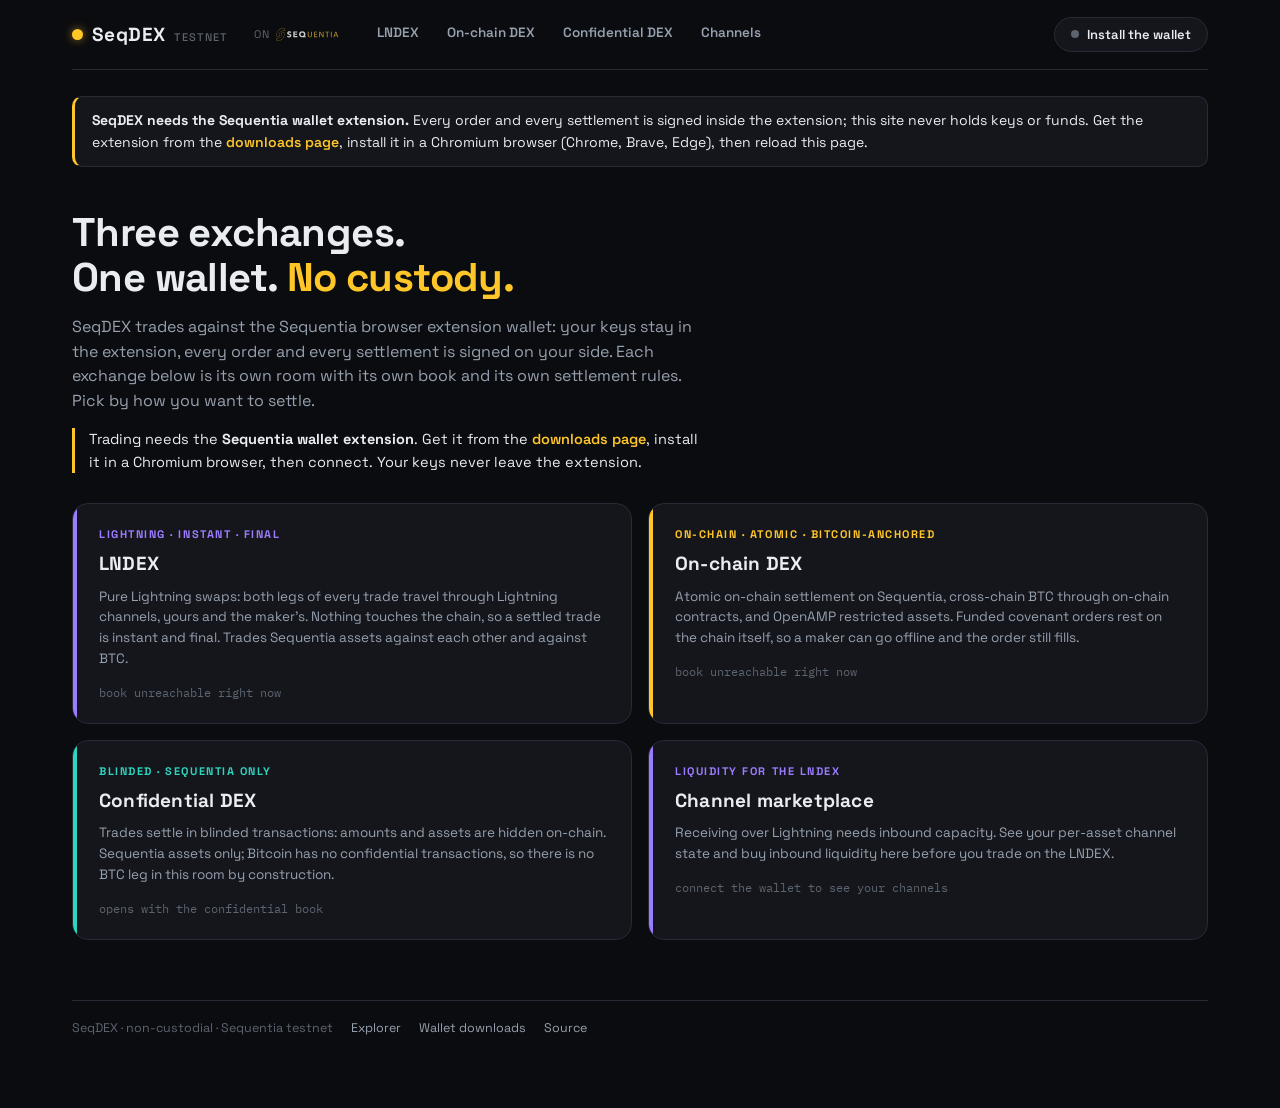
<file: index.html>
<!doctype html>
<html lang="en">
<head>
<meta charset="utf-8">
<meta name="viewport" content="width=device-width, initial-scale=1">
<link rel="icon" type="image/svg+xml" href="shared/sequentia-mark.svg">
<title>SeqDEX</title>
<link rel="preconnect" href="https://fonts.googleapis.com">
<link rel="preconnect" href="https://fonts.gstatic.com" crossorigin>
<link href="https://fonts.googleapis.com/css2?family=Space+Grotesk:wght@400;500;600;700&family=IBM+Plex+Mono:wght@400;500&display=swap" rel="stylesheet">
<link rel="stylesheet" href="shared/tokens.css">
</head>
<body>
<div class="wrap">
  <header class="topbar"></header>

  <section class="hero">
    <h1>Three exchanges.<br>One wallet. <span class="g">No custody.</span></h1>
    <p>SeqDEX trades against the Sequentia browser extension wallet: your keys stay in the
    extension, every order and every settlement is signed on your side. Each exchange below is
    its own room with its own book and its own settlement rules. Pick by how you want to settle.</p>
    <p class="req">Trading needs the <b>Sequentia wallet extension</b>. Get it from the
    <a href="https://sequentiatestnet.com/download/" target="_blank" rel="noopener">downloads page</a>,
    install it in a Chromium browser, then connect. Your keys never leave the extension.</p>
  </section>

  <div class="tiles">
    <a class="tile tile-ln" href="lndex.html">
      <h3><small>Lightning · instant · final</small>LNDEX</h3>
      <p>Pure Lightning swaps: both legs of every trade travel through Lightning channels,
      yours and the maker's. Nothing touches the chain, so a settled trade is instant and
      final. Trades Sequentia assets against each other and against BTC.</p>
      <div class="live" id="liveLn">…</div>
    </a>
    <a class="tile tile-chain" href="onchain.html">
      <h3><small>On-chain · atomic · Bitcoin-anchored</small>On-chain DEX</h3>
      <p>Atomic on-chain settlement on Sequentia, cross-chain BTC through on-chain contracts,
      and OpenAMP restricted assets. Funded covenant orders rest on the chain itself, so a
      maker can go offline and the order still fills.</p>
      <div class="live" id="liveChain">…</div>
    </a>
    <a class="tile tile-conf" href="confidential.html">
      <h3><small>Blinded · Sequentia only</small>Confidential DEX</h3>
      <p>Trades settle in blinded transactions: amounts and assets are hidden on-chain.
      Sequentia assets only; Bitcoin has no confidential transactions, so there is no BTC
      leg in this room by construction.</p>
      <div class="live" id="liveConf">…</div>
    </a>
    <a class="tile tile-chan" href="channels.html">
      <h3><small>Liquidity for the LNDEX</small>Channel marketplace</h3>
      <p>Receiving over Lightning needs inbound capacity. See your per-asset channel state
      and buy inbound liquidity here before you trade on the LNDEX.</p>
      <div class="live" id="liveChan">…</div>
    </a>
  </div>
</div>
<script type="module" src="js/index.js"></script>
</body>
</html>
</file>
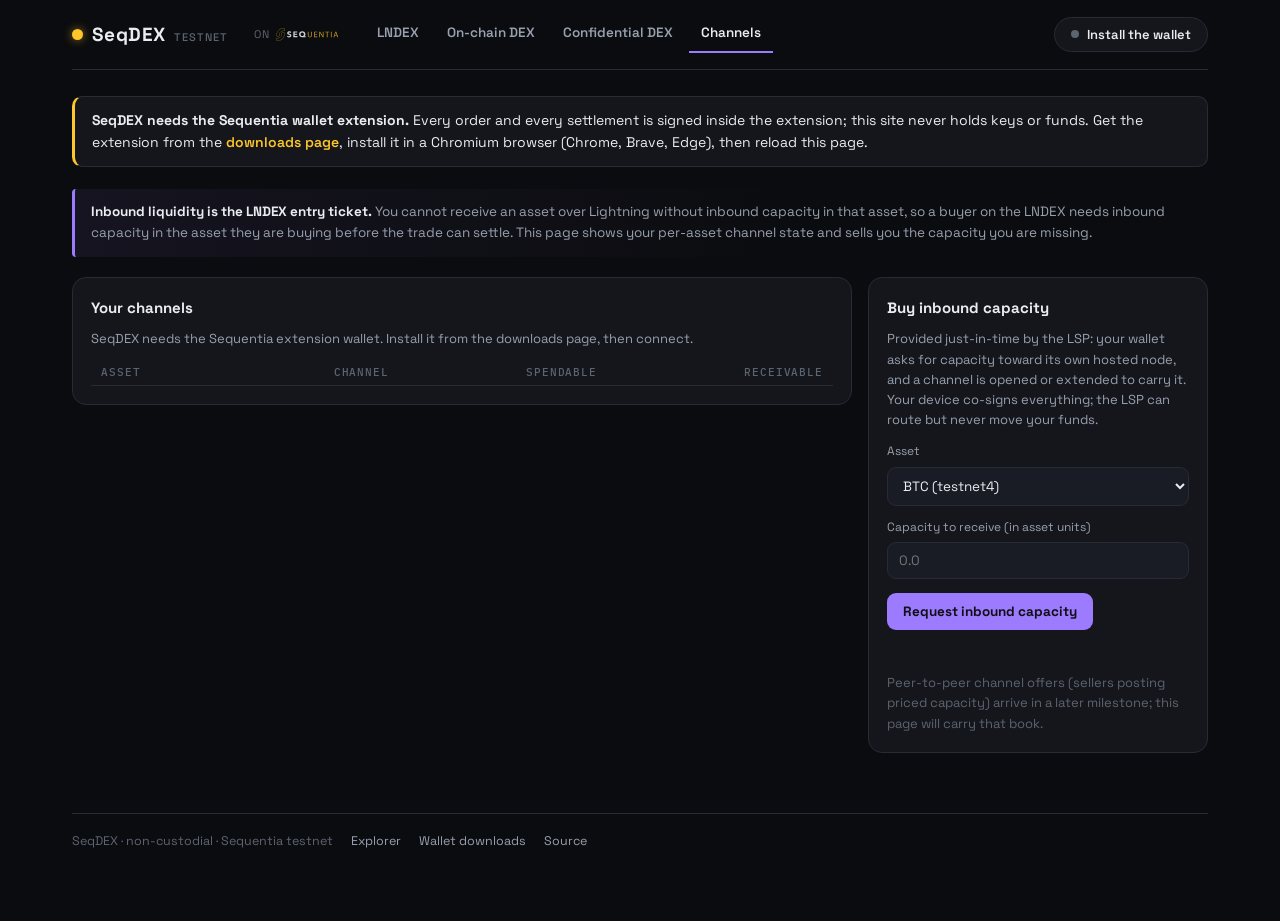
<file: channels.html>
<!doctype html>
<html lang="en">
<head>
<meta charset="utf-8">
<meta name="viewport" content="width=device-width, initial-scale=1">
<link rel="icon" type="image/svg+xml" href="shared/sequentia-mark.svg">
<title>Channel marketplace · SeqDEX</title>
<link rel="preconnect" href="https://fonts.googleapis.com">
<link rel="preconnect" href="https://fonts.gstatic.com" crossorigin>
<link href="https://fonts.googleapis.com/css2?family=Space+Grotesk:wght@400;500;600;700&family=IBM+Plex+Mono:wght@400;500&display=swap" rel="stylesheet">
<link rel="stylesheet" href="shared/tokens.css">
</head>
<body class="surface-ln">
<div class="wrap">
  <header class="topbar"></header>

  <div class="rules">
    <b>Inbound liquidity is the LNDEX entry ticket.</b> You cannot receive an asset over
    Lightning without inbound capacity in that asset, so a buyer on the LNDEX needs inbound
    capacity in the asset they are buying before the trade can settle. This page shows your
    per-asset channel state and sells you the capacity you are missing.
  </div>

  <div class="chan-grid">
    <div class="panel">
      <h2>Your channels</h2>
      <p class="sub" id="chanIntro">Connect the wallet to see your Lightning channels.</p>
      <div class="scroll" style="margin-top:10px">
        <table class="book" id="chanTable">
          <thead><tr><th>Asset</th><th>Channel</th><th>Spendable</th><th>Receivable</th></tr></thead>
          <tbody id="chanBody"></tbody>
        </table>
      </div>
    </div>
    <div class="panel">
      <h2>Buy inbound capacity</h2>
      <p class="sub">Provided just-in-time by the LSP: your wallet asks for capacity toward
      its own hosted node, and a channel is opened or extended to carry it. Your device
      co-signs everything; the LSP can route but never move your funds.</p>
      <label class="lbl" for="inAsset">Asset</label>
      <select id="inAsset"></select>
      <label class="lbl" for="inAmt">Capacity to receive (in asset units)</label>
      <input id="inAmt" type="text" inputmode="decimal" autocomplete="off" spellcheck="false" placeholder="0.0">
      <button id="btnInbound" class="btn" style="margin-top:14px">Request inbound capacity</button>
      <div id="inStatus" class="status" role="status" aria-live="polite"></div>
      <p class="sub faint" style="margin-top:16px">Peer-to-peer channel offers (sellers
      posting priced capacity) arrive in a later milestone; this page will carry that book.</p>
    </div>
  </div>
</div>
<script type="module" src="js/channels.js"></script>
</body>
</html>
</file>
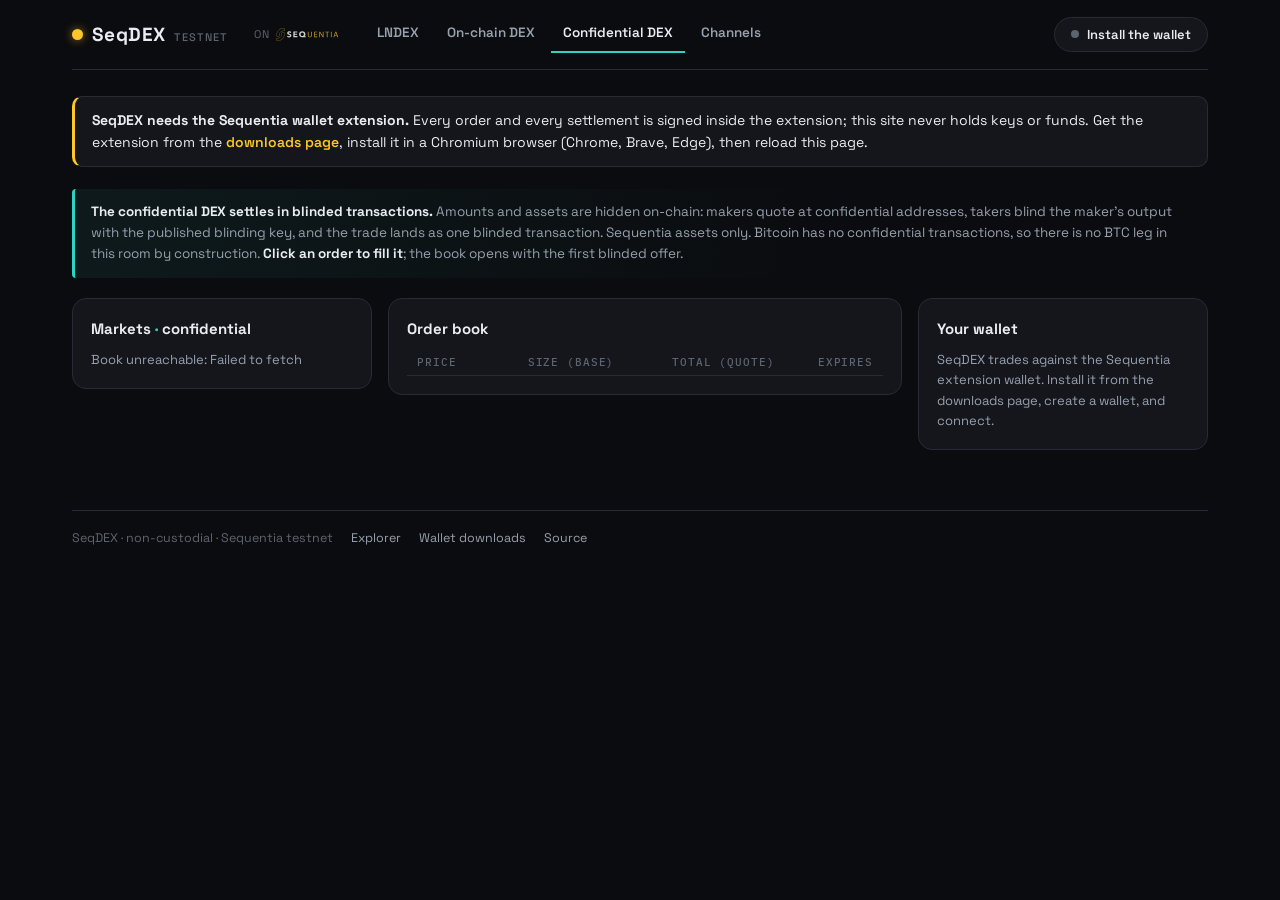
<file: confidential.html>
<!doctype html>
<html lang="en">
<head>
<meta charset="utf-8">
<meta name="viewport" content="width=device-width, initial-scale=1">
<link rel="icon" type="image/svg+xml" href="shared/sequentia-mark.svg">
<title>Confidential DEX · SeqDEX</title>
<link rel="preconnect" href="https://fonts.googleapis.com">
<link rel="preconnect" href="https://fonts.gstatic.com" crossorigin>
<link href="https://fonts.googleapis.com/css2?family=Space+Grotesk:wght@400;500;600;700&family=IBM+Plex+Mono:wght@400;500&display=swap" rel="stylesheet">
<link rel="stylesheet" href="shared/tokens.css">
</head>
<body class="surface-conf">
<div class="wrap">
  <header class="topbar"></header>

  <div class="rules">
    <b>The confidential DEX settles in blinded transactions.</b> Amounts and assets are
    hidden on-chain: makers quote at confidential addresses, takers blind the maker's output
    with the published blinding key, and the trade lands as one blinded transaction.
    Sequentia assets only. Bitcoin has no confidential transactions, so there is no BTC leg
    in this room by construction.
    <b>Click an order to fill it</b>; the book opens with the first blinded offer.
  </div>

  <div class="trade-grid">
    <div class="panel">
      <h2>Markets <span class="acc">·</span> confidential</h2>
      <div id="mktList"></div>
    </div>
    <div>
      <div class="panel">
        <h2 id="bookTitle">Order book</h2>
        <div class="scroll">
          <table class="book">
            <thead><tr><th>Price</th><th>Size (base)</th><th>Total (quote)</th><th>Expires</th></tr></thead>
            <tbody id="bookBody"></tbody>
          </table>
        </div>
      </div>
      <div class="panel hide" id="ticketPanel" style="margin-top:16px"></div>
    </div>
    <div class="panel">
      <h2>Your wallet</h2>
      <div id="walletPanel"></div>
    </div>
  </div>
</div>
<script type="module">
  import { initChrome, footer } from './shared/app.js';
  import { runTradePage } from './js/trade-page.js';
  await initChrome('confidential.html');
  footer();
  await runTradePage({ mount: 'conf', confOnly: true, fill: 'conf' });
</script>
</body>
</html>
</file>
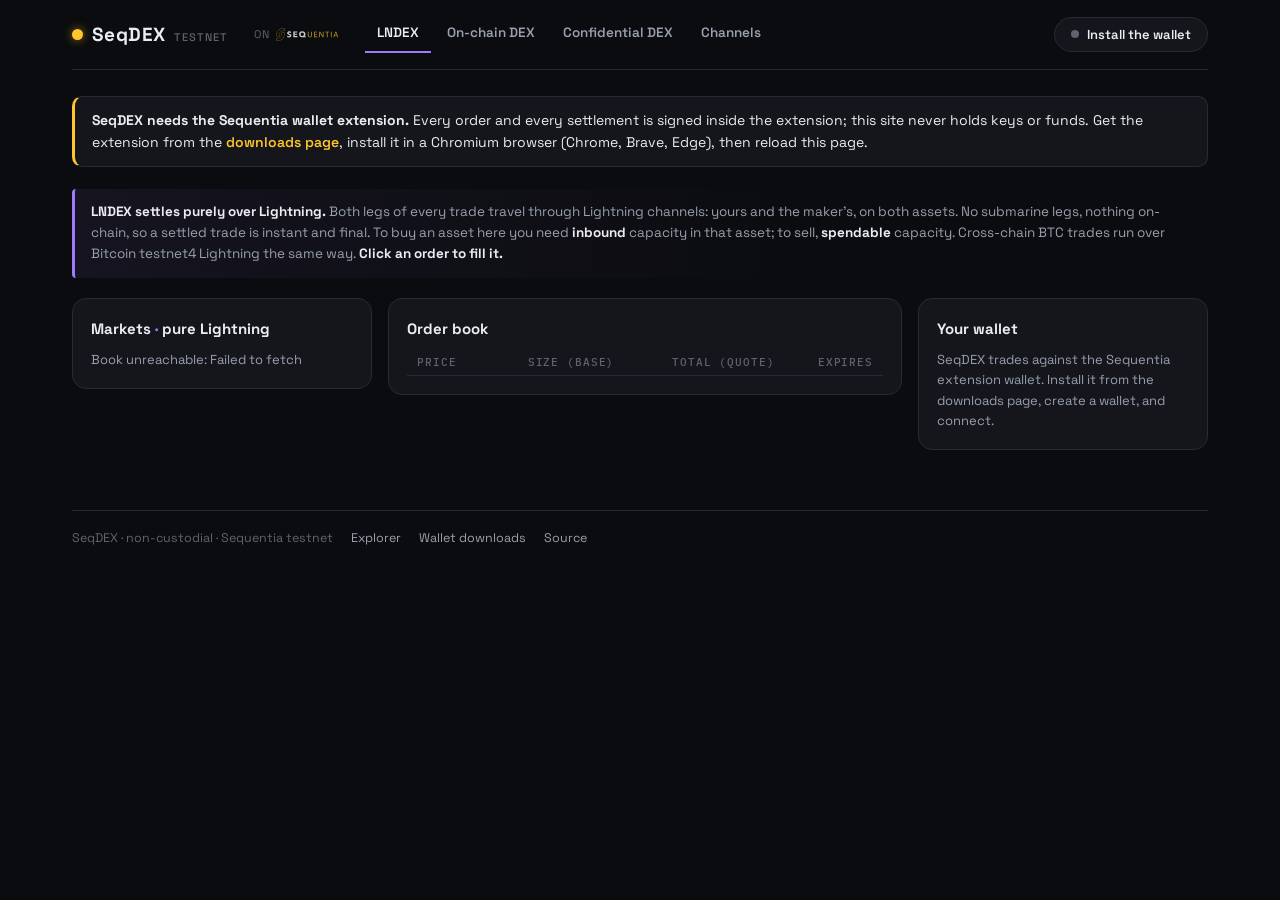
<file: lndex.html>
<!doctype html>
<html lang="en">
<head>
<meta charset="utf-8">
<meta name="viewport" content="width=device-width, initial-scale=1">
<link rel="icon" type="image/svg+xml" href="shared/sequentia-mark.svg">
<title>LNDEX · SeqDEX</title>
<link rel="preconnect" href="https://fonts.googleapis.com">
<link rel="preconnect" href="https://fonts.gstatic.com" crossorigin>
<link href="https://fonts.googleapis.com/css2?family=Space+Grotesk:wght@400;500;600;700&family=IBM+Plex+Mono:wght@400;500&display=swap" rel="stylesheet">
<link rel="stylesheet" href="shared/tokens.css">
</head>
<body class="surface-ln">
<div class="wrap">
  <header class="topbar"></header>

  <div class="rules">
    <b>LNDEX settles purely over Lightning.</b> Both legs of every trade travel through
    Lightning channels: yours and the maker's, on both assets. No submarine legs, nothing
    on-chain, so a settled trade is instant and final. To buy an asset here you need
    <b>inbound</b> capacity in that asset; to sell, <b>spendable</b> capacity.
    Cross-chain BTC trades run over Bitcoin testnet4 Lightning the same way.
    <b>Click an order to fill it.</b>
  </div>

  <div class="trade-grid">
    <div class="panel">
      <h2>Markets <span class="acc">·</span> pure Lightning</h2>
      <div id="mktList"></div>
    </div>
    <div>
      <div class="panel">
        <h2 id="bookTitle">Order book</h2>
        <div class="scroll">
          <table class="book">
            <thead><tr><th>Price</th><th>Size (base)</th><th>Total (quote)</th><th>Expires</th></tr></thead>
            <tbody id="bookBody"></tbody>
          </table>
        </div>
      </div>
      <div class="panel hide" id="ticketPanel" style="margin-top:16px"></div>
    </div>
    <div class="panel">
      <h2>Your wallet</h2>
      <div id="walletPanel"></div>
    </div>
  </div>
</div>
<script type="module">
  import { initChrome, footer } from './shared/app.js';
  import { runTradePage } from './js/trade-page.js';
  await initChrome('lndex.html');
  footer();
  await runTradePage({ mount: 'ln', lnOnly: true, wantChannels: true, fill: 'ln' });
</script>
</body>
</html>
</file>
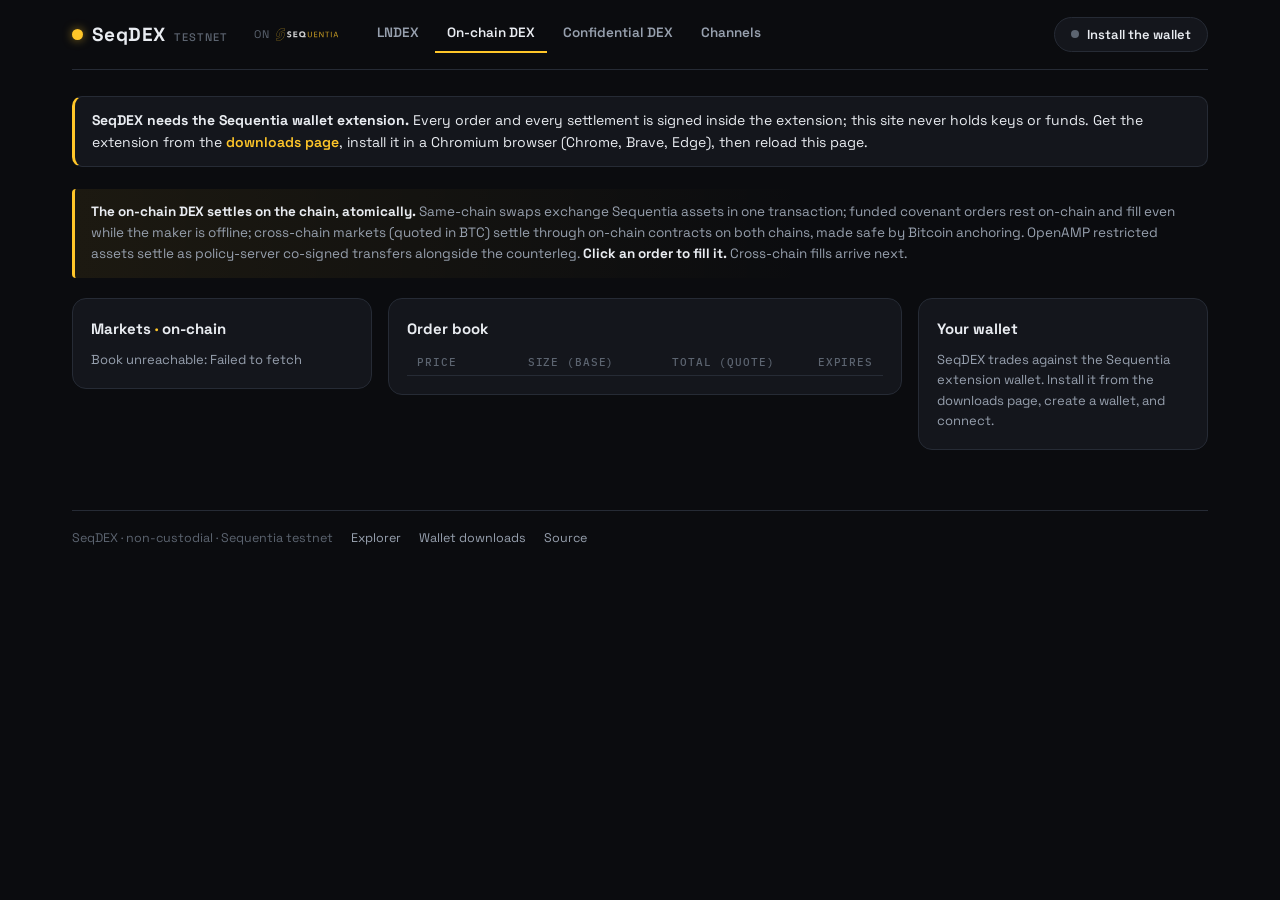
<file: onchain.html>
<!doctype html>
<html lang="en">
<head>
<meta charset="utf-8">
<meta name="viewport" content="width=device-width, initial-scale=1">
<link rel="icon" type="image/svg+xml" href="shared/sequentia-mark.svg">
<title>On-chain DEX · SeqDEX</title>
<link rel="preconnect" href="https://fonts.googleapis.com">
<link rel="preconnect" href="https://fonts.gstatic.com" crossorigin>
<link href="https://fonts.googleapis.com/css2?family=Space+Grotesk:wght@400;500;600;700&family=IBM+Plex+Mono:wght@400;500&display=swap" rel="stylesheet">
<link rel="stylesheet" href="shared/tokens.css">
</head>
<body class="surface-chain">
<div class="wrap">
  <header class="topbar"></header>

  <div class="rules">
    <b>The on-chain DEX settles on the chain, atomically.</b> Same-chain swaps exchange
    Sequentia assets in one transaction; funded covenant orders rest on-chain and fill even
    while the maker is offline; cross-chain markets (quoted in BTC) settle through on-chain
    contracts on both chains, made safe by Bitcoin anchoring. OpenAMP restricted assets
    settle as policy-server co-signed transfers alongside the counterleg.
    <b>Click an order to fill it.</b> Cross-chain fills arrive next.
  </div>

  <div class="trade-grid">
    <div class="panel">
      <h2>Markets <span class="acc">·</span> on-chain</h2>
      <div id="mktList"></div>
    </div>
    <div>
      <div class="panel">
        <h2 id="bookTitle">Order book</h2>
        <div class="scroll">
          <table class="book">
            <thead><tr><th>Price</th><th>Size (base)</th><th>Total (quote)</th><th>Expires</th></tr></thead>
            <tbody id="bookBody"></tbody>
          </table>
        </div>
      </div>
      <div class="panel hide" id="ticketPanel" style="margin-top:16px"></div>
    </div>
    <div class="panel">
      <h2>Your wallet</h2>
      <div id="walletPanel"></div>
    </div>
  </div>
</div>
<script type="module">
  import { initChrome, footer } from './shared/app.js';
  import { runTradePage } from './js/trade-page.js';
  await initChrome('onchain.html');
  footer();
  await runTradePage({ mount: 'chain', fill: 'chain' });
</script>
</body>
</html>
</file>
<file: shared/tokens.css>
/* SeqDEX design tokens + shared chassis.
   One dark chassis; each surface carries its accent (informational, not
   decorative: it encodes the settlement world you are standing in).
   LNDEX + Channels: violet · On-chain: gold · Confidential: teal. */
:root {
  /* The site is dark-only; telling the browser so makes native controls
     (select popups, scrollbars, autofill) render dark to match. */
  color-scheme: dark;
  --bg: #0b0c0f; --panel: #14161c; --panel2: #191c24; --line: #262b35;
  --txt: #e9ecf1; --dim: #97a0ae; --faint: #5c6470;
  --gold: #ffc629; --violet: #9d7bff; --teal: #2dd4bf;
  --green: #3ddc84; --red: #ff6b7a;
  --accent: var(--gold);
  --disp: 'Space Grotesk', system-ui, sans-serif;
  --mono: 'IBM Plex Mono', ui-monospace, Menlo, monospace;
}
.surface-ln   { --accent: var(--violet); }
.surface-chain{ --accent: var(--gold); }
.surface-conf { --accent: var(--teal); }

* { box-sizing: border-box; margin: 0; }
html { scrollbar-color: var(--line) var(--bg); }
body {
  background: var(--bg); color: var(--txt);
  font: 15px/1.55 var(--disp);
  min-height: 100vh;
}
a { color: var(--accent); text-decoration: none; }
a:hover { text-decoration: underline; }
button { font-family: var(--disp); cursor: pointer; }
:focus-visible { outline: 2px solid var(--accent); outline-offset: 2px; }

.wrap { max-width: 1180px; margin: 0 auto; padding: 0 22px 70px; }

/* topbar */
.topbar {
  display: flex; align-items: center; gap: 26px; flex-wrap: wrap;
  padding: 16px 0; margin-bottom: 26px;
  border-bottom: 1px solid var(--line);
}
.wordmark { display: flex; align-items: baseline; gap: 9px; font-weight: 700; font-size: 19px; letter-spacing: .4px; color: var(--txt); }
.wordmark:hover { text-decoration: none; }
.wordmark .dot { width: 11px; height: 11px; border-radius: 50%; background: var(--gold); box-shadow: 0 0 10px rgba(255,198,41,.55); align-self: center; }
.wordmark small { color: var(--faint); font-weight: 500; font-size: 11px; letter-spacing: .12em; text-transform: uppercase; }
.builton { display: flex; align-items: center; gap: 7px; text-decoration: none; color: var(--faint); font-size: 11px; letter-spacing: .08em; text-transform: uppercase; }
.builton:hover { text-decoration: none; color: var(--dim); }
.builton img.sqlogo { height: 13px; width: auto; opacity: .8; }
.builton:hover img.sqlogo { opacity: 1; }
@media (max-width: 860px) { .builton { display: none; } }
.extnote {
  border: 1px solid var(--line); border-left: 3px solid var(--gold);
  background: var(--panel); border-radius: 10px;
  padding: 13px 17px; margin: 0 0 22px; font-size: 14px; color: var(--txt);
}
.extnote a { color: var(--gold); font-weight: 600; }
.extnote.warn { border-left-color: var(--red); }
.nav { display: flex; gap: 4px; flex-wrap: wrap; }
.nav a {
  color: var(--dim); padding: 7px 12px; border-radius: 8px;
  font-size: 13.5px; font-weight: 600; border-bottom: 2px solid transparent;
}
.nav a:hover { color: var(--txt); text-decoration: none; }
.nav a.on { color: var(--txt); border-bottom-color: var(--nav-accent, var(--accent)); border-radius: 8px 8px 0 0; }
.nav a[data-s="ln"]   { --nav-accent: var(--violet); }
.nav a[data-s="chain"]{ --nav-accent: var(--gold); }
.nav a[data-s="conf"] { --nav-accent: var(--teal); }
.spacer { flex: 1; }

.connect-btn {
  border: 1px solid var(--line); background: var(--panel); color: var(--txt);
  border-radius: 999px; padding: 8px 16px; font-size: 13px; font-weight: 600;
  display: flex; align-items: center; gap: 8px;
}
.connect-btn:hover { border-color: var(--accent); }
.connect-btn .st { width: 8px; height: 8px; border-radius: 50%; background: var(--faint); }
.connect-btn.ok .st { background: var(--green); }
.connect-btn .addr { font-family: var(--mono); font-size: 12px; color: var(--dim); }

/* panels */
.panel { background: var(--panel); border: 1px solid var(--line); border-radius: 14px; padding: 18px; }
.panel h2 { font-size: 15px; font-weight: 700; margin-bottom: 10px; }
.panel h2 .acc { color: var(--accent); }
.sub { color: var(--dim); font-size: 13px; }
.faint { color: var(--faint); }
.mono { font-family: var(--mono); }

/* surface banner: the rules of the room */
.rules {
  border-left: 3px solid var(--accent);
  background: linear-gradient(90deg, color-mix(in srgb, var(--accent) 7%, transparent), transparent 65%);
  border-radius: 4px 12px 12px 4px;
  padding: 13px 16px; margin-bottom: 20px;
  font-size: 13.5px; color: var(--dim);
}
.rules b { color: var(--txt); }

/* layout grid for trading pages */
.trade-grid { display: grid; grid-template-columns: 300px 1fr 290px; gap: 16px; align-items: start; }
@media (max-width: 980px) { .trade-grid { grid-template-columns: 1fr; } }
/* channels page: table + purchase panel */
.chan-grid { display: grid; grid-template-columns: 1fr 340px; gap: 16px; align-items: start; }
@media (max-width: 980px) { .chan-grid { grid-template-columns: 1fr; } }

/* Wide content scrolls inside its own box; the page body never scrolls sideways. */
.scroll { overflow-x: auto; max-width: 100%; }

/* markets list */
.mkt { display: flex; align-items: baseline; gap: 8px; width: 100%; text-align: left;
  background: none; border: 0; border-radius: 8px; padding: 9px 10px; color: var(--txt); font-size: 13.5px; }
.mkt:hover { background: var(--panel2); }
.mkt.on { background: var(--panel2); box-shadow: inset 2px 0 0 var(--accent); }
.mkt .pair { font-weight: 700; }
/* Supervised asset: the issuer can freeze holdings at ordinary addresses.
   Informative, not a warning. A regulated stablecoin doing what it must is not
   suspect, and colouring it like a risk would teach traders to ignore it. */
.sup { color: var(--amber2, #e0a800); font-size: 11px; margin-left: 5px; cursor: help; }
.mkt .n { margin-left: auto; color: var(--faint); font-family: var(--mono); font-size: 11.5px; }
.mkt .cross { font-size: 11px; color: var(--faint); }

/* order book */
table.book { width: 100%; border-collapse: collapse; font-family: var(--mono); font-size: 12.5px; }
table.book th { text-align: right; color: var(--faint); font-weight: 500; font-size: 11px;
  text-transform: uppercase; letter-spacing: .08em; padding: 4px 10px; border-bottom: 1px solid var(--line); }
table.book td { text-align: right; padding: 4px 10px; white-space: nowrap; }
table.book th:first-child, table.book td:first-child { text-align: left; }
td.ask { color: var(--red); } td.bid { color: var(--green); }
tr.spread td { color: var(--faint); font-size: 11px; border-top: 1px dashed var(--line); border-bottom: 1px dashed var(--line); padding: 6px 10px; }
/* fillable rows are buttons: pointer on hover, ring on keyboard focus */
table.book tr.fill { cursor: pointer; }
table.book tr.fill:hover, table.book tr.fill:focus-visible { background: var(--panel2); }
table.book tr.fill:focus-visible { outline: 2px solid var(--accent); outline-offset: -2px; }

/* wallet side panel */
.wrow { display: flex; align-items: baseline; gap: 8px; padding: 7px 0; border-bottom: 1px solid var(--line); font-size: 13px; }
.wrow:last-child { border-bottom: 0; }
.wrow .tk { font-weight: 700; max-width: 88px; overflow: hidden; text-overflow: ellipsis; white-space: nowrap; }
.wrow .amt { margin-left: auto; font-family: var(--mono); font-size: 12.5px; }
.wrow .sub2 { font-size: 11px; color: var(--faint); font-family: var(--mono); }

.btn {
  border: 0; border-radius: 9px; padding: 10px 16px; font-weight: 700; font-size: 13.5px;
  background: var(--accent); color: #101014;
}
.btn:hover { filter: brightness(1.08); }
.btn:disabled { opacity: .45; cursor: default; }
.btn.ghost { background: transparent; color: var(--txt); border: 1px solid var(--line); }
.btn.ghost:hover { border-color: var(--accent); filter: none; }
.btn.small { padding: 5px 11px; font-size: 12px; margin-left: 6px; vertical-align: baseline; }
/* a pressed-state toggle (Buy / Sell): the unpressed one is dimmed */
.btn.toggle[aria-pressed="false"] { opacity: .45; }
.btn.toggle[aria-pressed="false"]:hover { opacity: .7; }
.sides { display: flex; gap: 8px; margin: 6px 0 10px; }
/* order-type switch next to the ticket heading: link-styled buttons */
.modes { display: flex; gap: 10px; align-items: baseline; }
.seg { display: inline-flex; gap: 8px; }
.linkbtn { background: none; border: 0; padding: 0; font-size: 12px; color: var(--accent); font-family: var(--disp); }
.linkbtn:hover { text-decoration: underline; }
.linkbtn[aria-pressed="true"] { color: var(--txt); font-weight: 700; cursor: default; text-decoration: none; }

input, select {
  width: 100%; background: var(--panel2); color: var(--txt); border: 1px solid var(--line);
  border-radius: 9px; padding: 9px 11px; font-size: 13.5px; font-family: var(--disp); margin-top: 6px;
}
input:focus, select:focus { outline: none; border-color: var(--accent); }
label.lbl { display: block; margin-top: 12px; font-size: 12px; color: var(--dim); }

.status { margin-top: 10px; font-size: 12.5px; color: var(--dim); min-height: 17px; }
.status.err { color: var(--red); }
.status.ok { color: var(--green); }
.hide { display: none !important; }

/* preview ribbon (P0 honesty) */
.ribbon {
  display: inline-flex; align-items: center; gap: 7px;
  font-size: 11px; letter-spacing: .1em; text-transform: uppercase; font-weight: 700;
  color: var(--accent); border: 1px solid color-mix(in srgb, var(--accent) 45%, transparent);
  border-radius: 999px; padding: 3px 10px; margin-left: 10px; vertical-align: middle;
}

/* index tiles */
.tiles { display: grid; grid-template-columns: 1fr 1fr; gap: 16px; margin-top: 30px; }
@media (max-width: 800px) { .tiles { grid-template-columns: 1fr; } }
.tile {
  position: relative; display: block; background: var(--panel); border: 1px solid var(--line);
  border-radius: 16px; padding: 22px 22px 20px 26px; color: var(--txt);
  transition: transform .09s ease, border-color .15s ease;
  overflow: hidden;
}
.tile::before { content: ""; position: absolute; left: 0; top: 0; bottom: 0; width: 4px; background: var(--t-acc); }
.tile:hover { transform: translateY(-2px); border-color: var(--t-acc); text-decoration: none; }
.tile h3 { font-size: 19px; letter-spacing: .2px; }
.tile h3 small { color: var(--t-acc); font-size: 11px; letter-spacing: .14em; text-transform: uppercase; display: block; margin-bottom: 6px; }
.tile p { color: var(--dim); font-size: 13.5px; margin-top: 8px; }
.tile .live { margin-top: 14px; font-family: var(--mono); font-size: 12px; color: var(--faint); }
.tile .live b { color: var(--t-acc); font-weight: 600; }
.tile-ln   { --t-acc: var(--violet); }
.tile-chain{ --t-acc: var(--gold); }
.tile-conf { --t-acc: var(--teal); }
.tile-chan { --t-acc: var(--violet); }

.hero { margin: 44px 0 8px; max-width: 640px; }
.hero h1 { font-size: 40px; line-height: 1.12; letter-spacing: -.015em; }
.hero h1 .g { color: var(--gold); }
.hero p { margin-top: 14px; color: var(--dim); font-size: 16px; }
.hero .req { font-size: 14.5px; color: var(--txt); border-left: 3px solid var(--gold); padding-left: 14px; }
.hero .req a { color: var(--gold); font-weight: 600; }

.foot { margin-top: 60px; padding-top: 18px; border-top: 1px solid var(--line);
  color: var(--faint); font-size: 12.5px; display: flex; gap: 18px; flex-wrap: wrap; }
.foot a { color: var(--dim); }

@media (prefers-reduced-motion: reduce) {
  .tile { transition: none; }
  .tile:hover { transform: none; }
}
</file>
